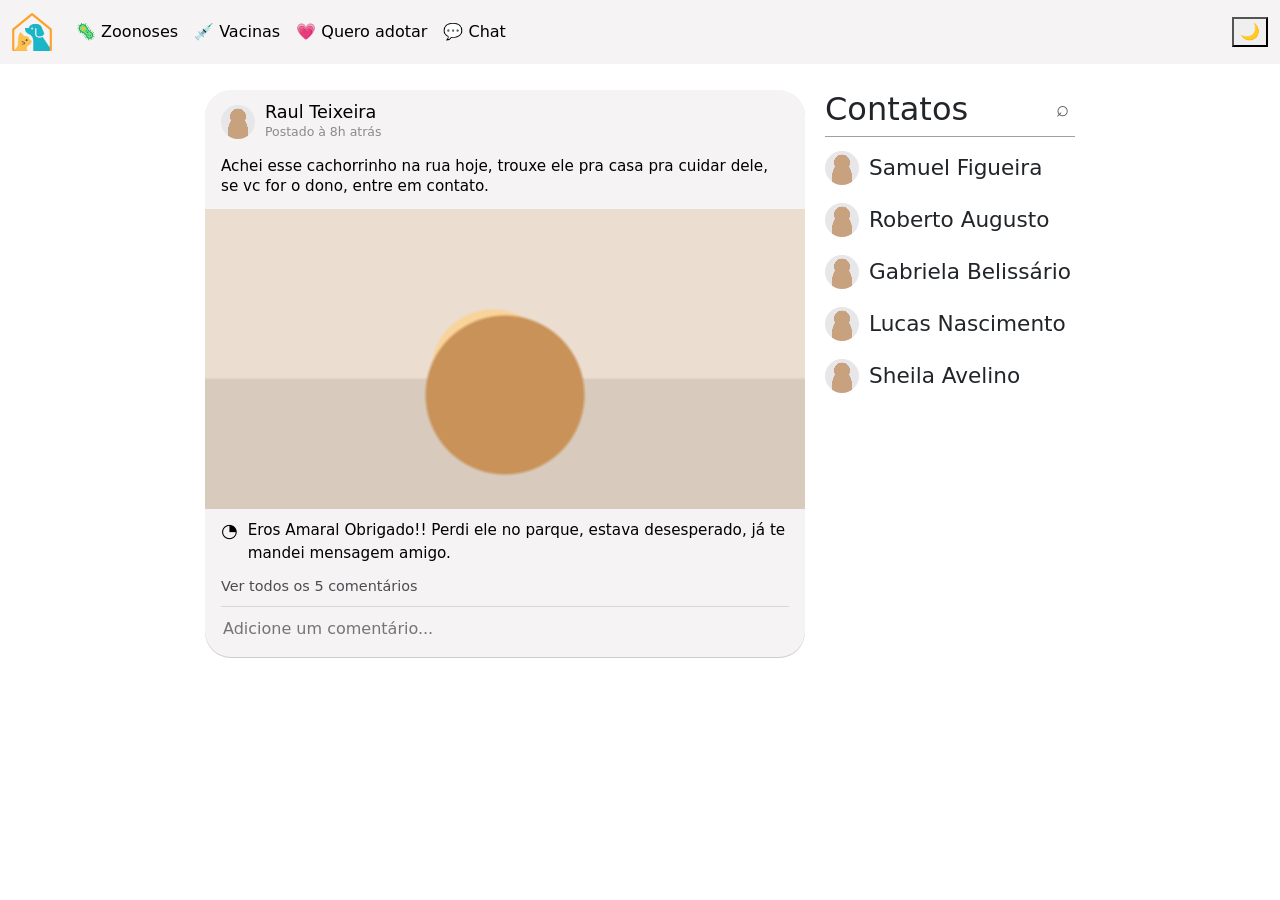
<file: index.html>
<!DOCTYPE html>
<html lang="pt-BR">
  <head>
    <meta charset="UTF-8" />
    <meta name="viewport" content="width=device-width, initial-scale=1.0" />
    <title>Cadê meu filhotinho?</title>
    <link rel="stylesheet" href="./css/style.css">
    <link rel="stylesheet" href="https://cdn.jsdelivr.net/npm/bootstrap@5.3.8/dist/css/bootstrap.min.css">

  </head>

  <body>

    <div id="navbar-container"></div>

    <main class="app-layout">

      <section class="feed" aria-label="Feed principal">
        <article class="post-card">
          <header class="post-author">
            <span class="mini-avatar" aria-hidden="true"></span>
            <div>
              <h2>Raul Teixeira</h2>
              <p>Postado à 8h atrás</p>
            </div>
          </header>

          <p class="post-text">
            Achei esse cachorrinho na rua hoje, trouxe ele pra casa pra cuidar dele, se vc for o dono, entre em contato.
          </p>

          <figure class="post-media" role="img" aria-label="Filhote de cachorro deitado"></figure>

          <footer class="post-footer">
            <p>
              <span class="comment-icon" aria-hidden="true">◔</span>
              Eros Amaral Obrigado!! Perdi ele no parque, estava desesperado, já te mandei mensagem amigo.
            </p>
            <a href="#">Ver todos os 5 comentários</a>
            <input type="text" placeholder="Adicione um comentário..." aria-label="Adicionar comentário" />
          </footer>
        </article>
      </section>

      <aside class="right-sidebar" aria-label="Lista de contatos">
        <div class="contacts-header">
          <h3>Contatos</h3>
          <button type="button" class="search-btn" aria-label="Buscar contatos">⌕</button>
        </div>
        <ul class="contacts-list">
          <li><span class="mini-avatar" aria-hidden="true"></span>Samuel Figueira</li>
          <li><span class="mini-avatar" aria-hidden="true"></span>Roberto Augusto</li>
          <li><span class="mini-avatar" aria-hidden="true"></span>Gabriela Belissário</li>
          <li><span class="mini-avatar" aria-hidden="true"></span>Lucas Nascimento</li>
          <li><span class="mini-avatar" aria-hidden="true"></span>Sheila Avelino</li>
        </ul>
      </aside>
    </main>

    <script src="https://cdn.jsdelivr.net/npm/bootstrap@5.3.8/dist/js/bootstrap.bundle.min.js"></script>
    <script src="./js/script.js"></script>
  </body>
</html>
</file>
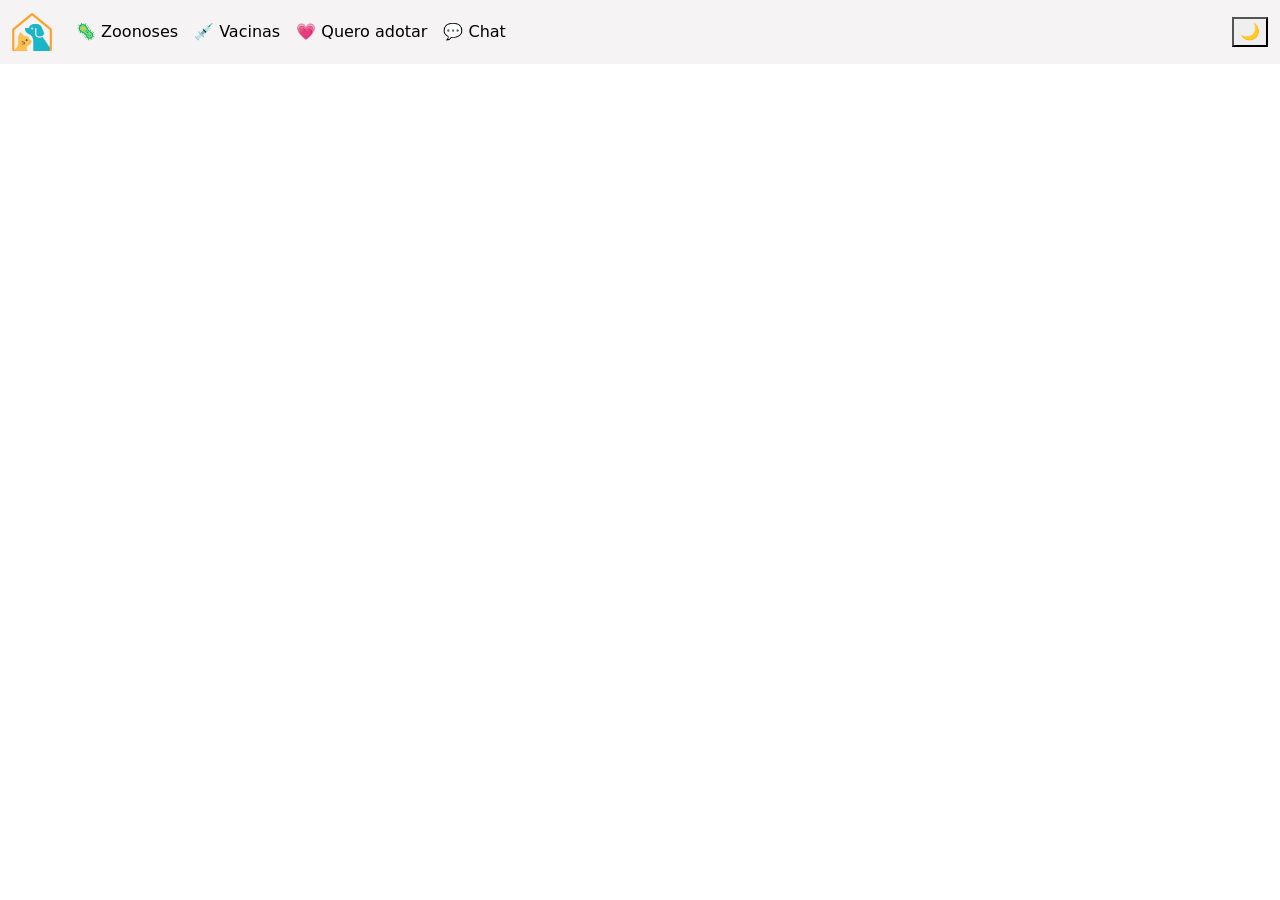
<file: pages/adotar.html>
<!DOCTYPE html>
<html lang="en">
    <head>
        <meta charset="UTF-8">
        <meta name="viewport" content="width=device-width, initial-scale=1.0">
        <title>Adotar</title>
        <link rel="stylesheet" href="../css/style.css">
        <link rel="stylesheet" href="https://cdn.jsdelivr.net/npm/bootstrap@5.3.8/dist/css/bootstrap.min.css">
    </head>
    <body>
        <div id="navbar-container"></div>
        
        <script src="https://cdn.jsdelivr.net/npm/bootstrap@5.3.8/dist/js/bootstrap.bundle.min.js"></script>
        <script src="../js/script.js"></script>
    </body>
</html>
</file>
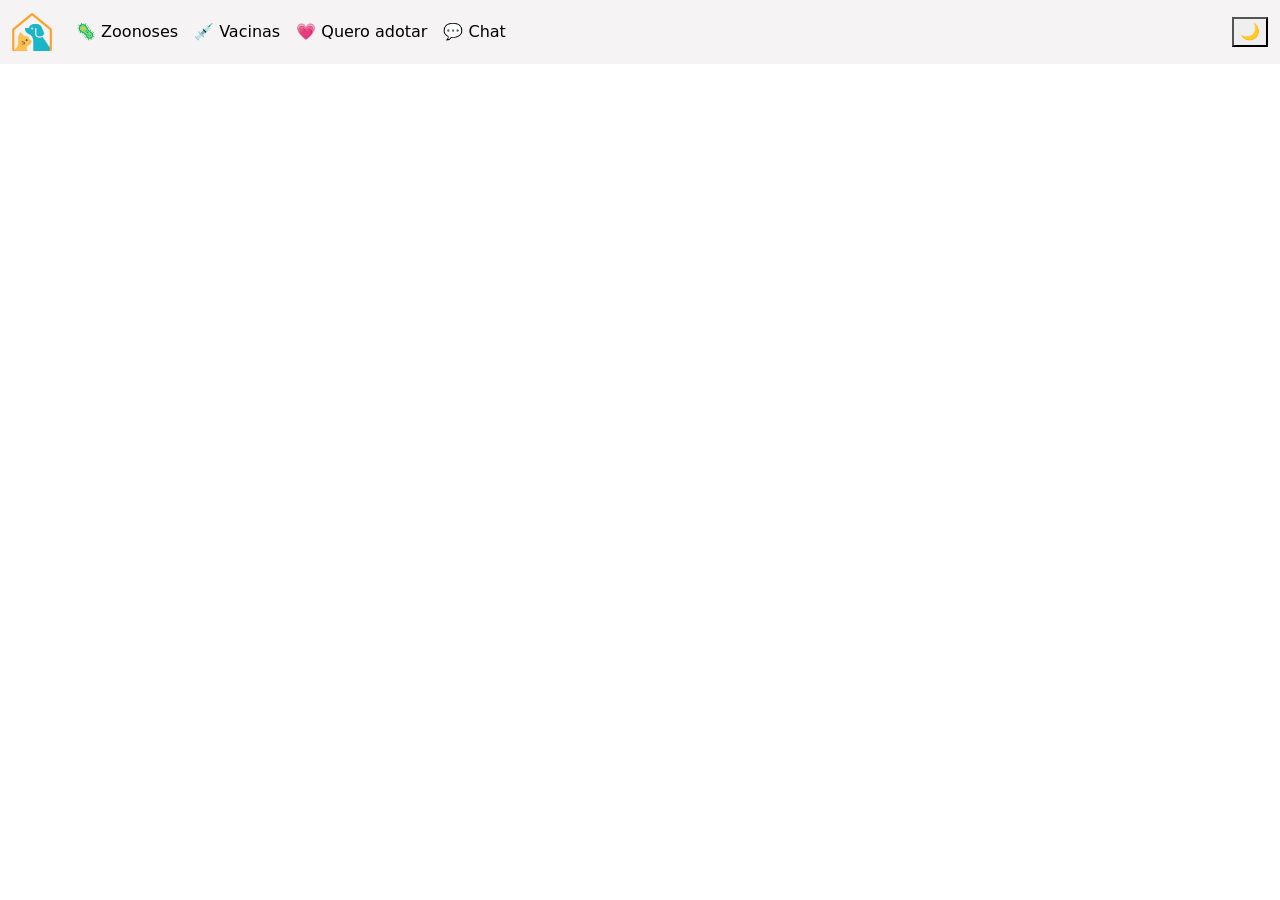
<file: pages/chat.html>
<!DOCTYPE html>
<html lang="en">
    <head>
        <meta charset="UTF-8">
        <meta name="viewport" content="width=device-width, initial-scale=1.0">
        <title>Chat</title>
        <link rel="stylesheet" href="../css/style.css">
        <link rel="stylesheet" href="https://cdn.jsdelivr.net/npm/bootstrap@5.3.8/dist/css/bootstrap.min.css">
    </head>
    <body>
        <div id="navbar-container"></div>

        <script src="https://cdn.jsdelivr.net/npm/bootstrap@5.3.8/dist/js/bootstrap.bundle.min.js"></script>
        <script src="../js/script.js"></script>
    </body>
</html>
</file>
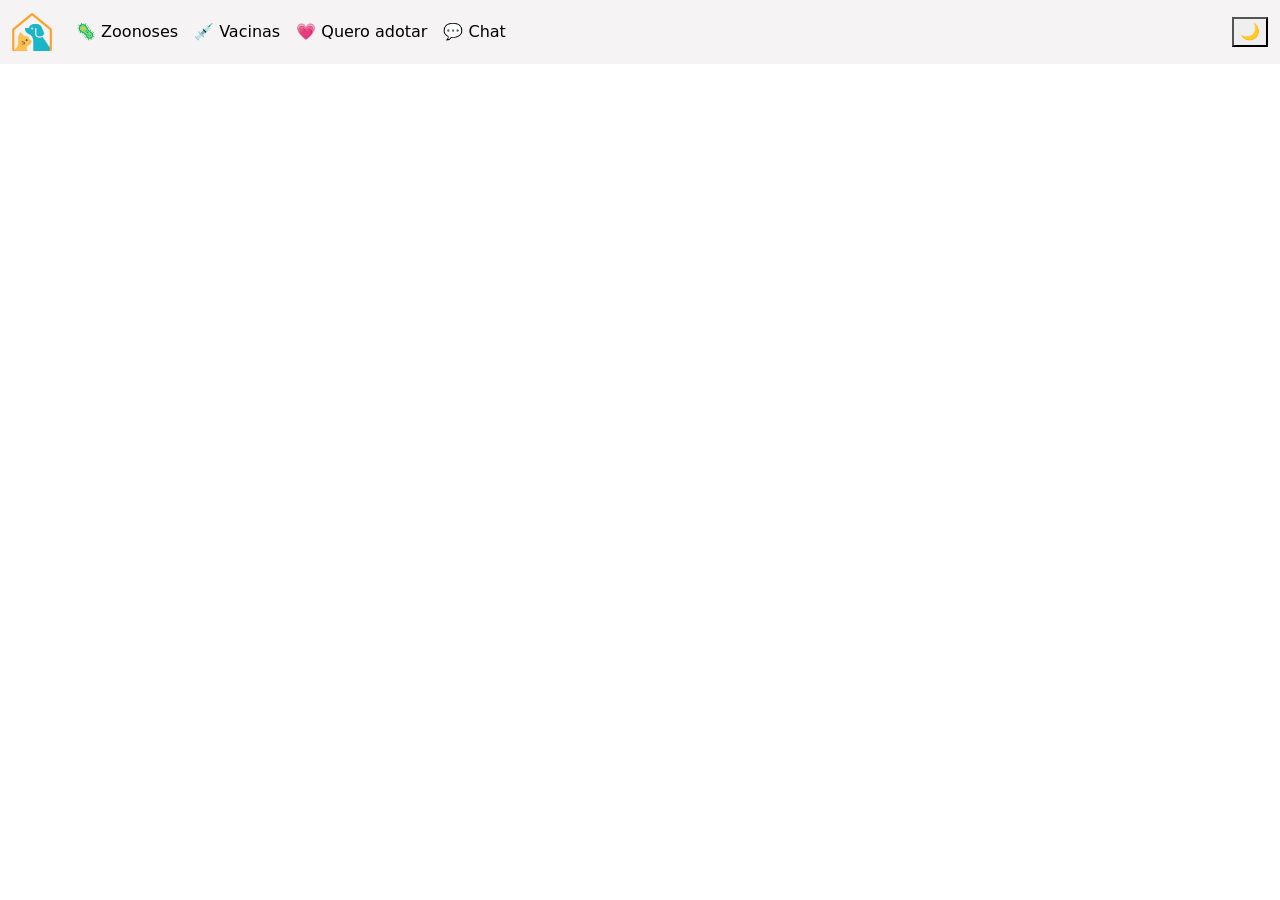
<file: pages/vacinas.html>
<!DOCTYPE html>
<html lang="en">
    <head>
        <meta charset="UTF-8">
        <meta name="viewport" content="width=device-width, initial-scale=1.0">
        <title>Vacinas</title>
        <link rel="stylesheet" href="../css/style.css">
        <link rel="stylesheet" href="https://cdn.jsdelivr.net/npm/bootstrap@5.3.8/dist/css/bootstrap.min.css">
    </head>
    <body>
        <div id="navbar-container"></div>

        <script src="https://cdn.jsdelivr.net/npm/bootstrap@5.3.8/dist/js/bootstrap.bundle.min.js"></script>
        <script src="../js/script.js"></script>
    </body>
</html>
</file>
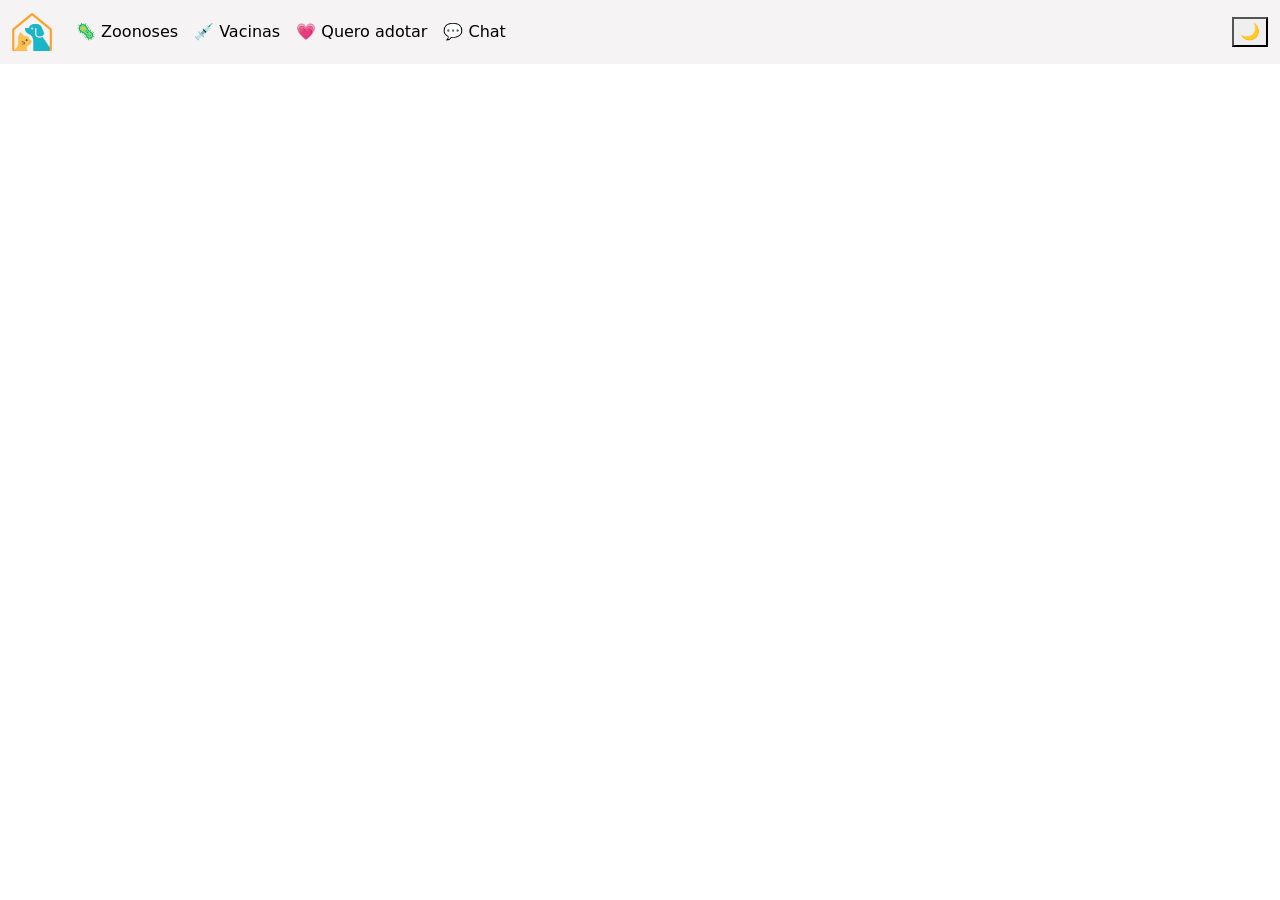
<file: pages/zoonoses.html>
<!DOCTYPE html>
<html lang="en">
    <head>
        <meta charset="UTF-8">
        <meta name="viewport" content="width=device-width, initial-scale=1.0">
        <title>Zoonoses</title>
        <link rel="stylesheet" href="../css/style.css">
        <link rel="stylesheet" href="https://cdn.jsdelivr.net/npm/bootstrap@5.3.8/dist/css/bootstrap.min.css">
    </head>
    <body>
        <div id="navbar-container"></div>

        <script src="https://cdn.jsdelivr.net/npm/bootstrap@5.3.8/dist/js/bootstrap.bundle.min.js"></script>
        <script src="../js/script.js"></script>
    </body>
</html>
</file>
<file: css/style.css>
:root {
  --bg: #dcdcdf;
  --header: #ebebed;
  --text: #3e3e3f;
  --muted: #8a8a8f;
  --card: #f8f8f9;
  --line: #c8c8cc;
}

* {
  box-sizing: border-box;
}

body {
  margin: 0;
  min-height: 100vh;
  font-family: "Segoe UI", Tahoma, Geneva, Verdana, sans-serif;
  color: var(--text);
  background: var(--bg);
  padding-top: 70px;
}

body.dark-mode {
  background-color: #222222;
  color: #ffffff;
}

.brand h1 {
  margin: 0;
  font-size: clamp(1.7rem, 3vw, 2.5rem);
  font-weight: 600;
}

#logo {
  padding-top: 30px;
  padding-bottom: 30px;
  width: 80px;
  margin-left: 40px;
}

.avatar-icon,
.mini-avatar {
  display: inline-block;
  width: 100%;
  height: 100%;
  border-radius: 50%;
  background:
    radial-gradient(circle at 50% 34%, #c8a17f 0 28%, transparent 29%),
    radial-gradient(ellipse at 50% 82%, #c8a17f 0 42%, transparent 43%), #e7e7ea;
}

.app-layout {
  display: flex;
  justify-content: center;
  gap: 20px;
  padding: 20px;
}

.feed {
  flex: 2;
  max-width: 600px;
}

.post-card {
  width: min(100%, 610px);
  background: var(--card);
  border-radius: 26px;
  box-shadow: 0 1px 0 rgba(0, 0, 0, 0.2);
  overflow: hidden;
}

.post-author {
  display: flex;
  align-items: center;
  gap: 10px;
  padding: 12px 16px 6px;
}

.post-author .mini-avatar,
.contacts-list .mini-avatar {
  width: 34px;
  height: 34px;
  flex-shrink: 0;
}

.post-author h2 {
  margin: 0;
  font-size: 1.1rem;
}

.post-author p {
  margin: 0;
  color: var(--muted);
  font-size: 0.78rem;
}

.post-text {
  margin: 8px 16px 12px;
  font-size: 0.95rem;
  line-height: 1.35;
}

.post-media {
  margin: 0;
  height: 300px;
  background:
    radial-gradient(circle at 50% 62%, #c99258 0 22%, transparent 23%),
    radial-gradient(circle at 48% 54%, #f8d39a 0 17%, transparent 18%),
    radial-gradient(circle at 53% 53%, #593724 0 2%, transparent 3%),
    radial-gradient(circle at 47% 53%, #593724 0 2%, transparent 3%),
    linear-gradient(180deg, #ebddd0 0 56%, #d8cabd 57% 100%);
}

.post-footer {
  padding: 10px 16px 14px;
}

.post-footer p {
  margin: 0 0 10px;
  display: flex;
  align-items: flex-start;
  gap: 10px;
  font-size: 0.95rem;
}

.comment-icon {
  font-size: 1.2rem;
  margin-top: -2px;
}

.post-footer a {
  display: inline-block;
  margin-bottom: 8px;
  text-decoration: none;
  color: #4d4d51;
  font-size: 0.9rem;
}

.post-footer input {
  width: 100%;
  border: none;
  border-top: 1px solid #d7d7dc;
  padding: 10px 2px 2px;
  background: transparent;
  color: #3f3f43;
}

.post-footer input:focus {
  outline: none;
}

.right-sidebar {
  flex: 1;
  max-width: 250px;
}

.contacts-header {
  display: flex;
  align-items: center;
  justify-content: space-between;
  border-bottom: 1px solid #9f9fa5;
  padding-bottom: 8px;
}

.contacts-header h3 {
  margin: 0;
  font-size: 2rem;
  font-weight: 500;
}

.search-btn {
  border: none;
  background: transparent;
  font-size: 1.4rem;
  color: #5a5a5f;
  cursor: pointer;
}

.contacts-list {
  list-style: none;
  margin: 14px 0 0;
  padding: 0;
}

.contacts-list li {
  display: flex;
  align-items: center;
  gap: 10px;
  margin-bottom: 18px;
  font-size: 1.35rem;
}

@media (max-width: 980px) {
  .menu-list a,
  .contacts-header h3 {
    font-size: 1.45rem;
  }

  .contacts-list li {
    font-size: 1rem;
  }
}

@media (max-width: 980px) {
  .app-layout {
    flex-direction: column;
    gap: 20px;
  }

  .left-sidebar,
  .right-sidebar {
    order: 2;
  }

  .feed {
    order: 1;
  }
}

@media (max-width: 700px) {
  .brand h1 {
    font-size: 1.45rem;
  }

  .app-layout {
    padding: 14px;
  }

  .post-media {
    height: 220px;
  }
}

/* ========================= */
/* MODO CLARO */
/* ========================= */

.navbar {
  background-color: #f5f3f3 !important;
}

.navbar .nav-link {
  color: #000 !important;
}

.post-card {
  background-color: #f5f3f3;
  color: #000;
}

.right-sidebar {
  background-color: #ffffff;
}


/* ========================= */
/* MODO ESCURO */
/* ========================= */

body.dark-mode .navbar {
  background-color: #1f1f1f !important;
}

body.dark-mode .nav-link {
  color: #ffffff !important;
}

body.dark-mode .post-card {
  background-color: #1e1e1e;
  color: #ffffff;
}

body.dark-mode .right-sidebar {
  background-color: #222222;
}
</file>
